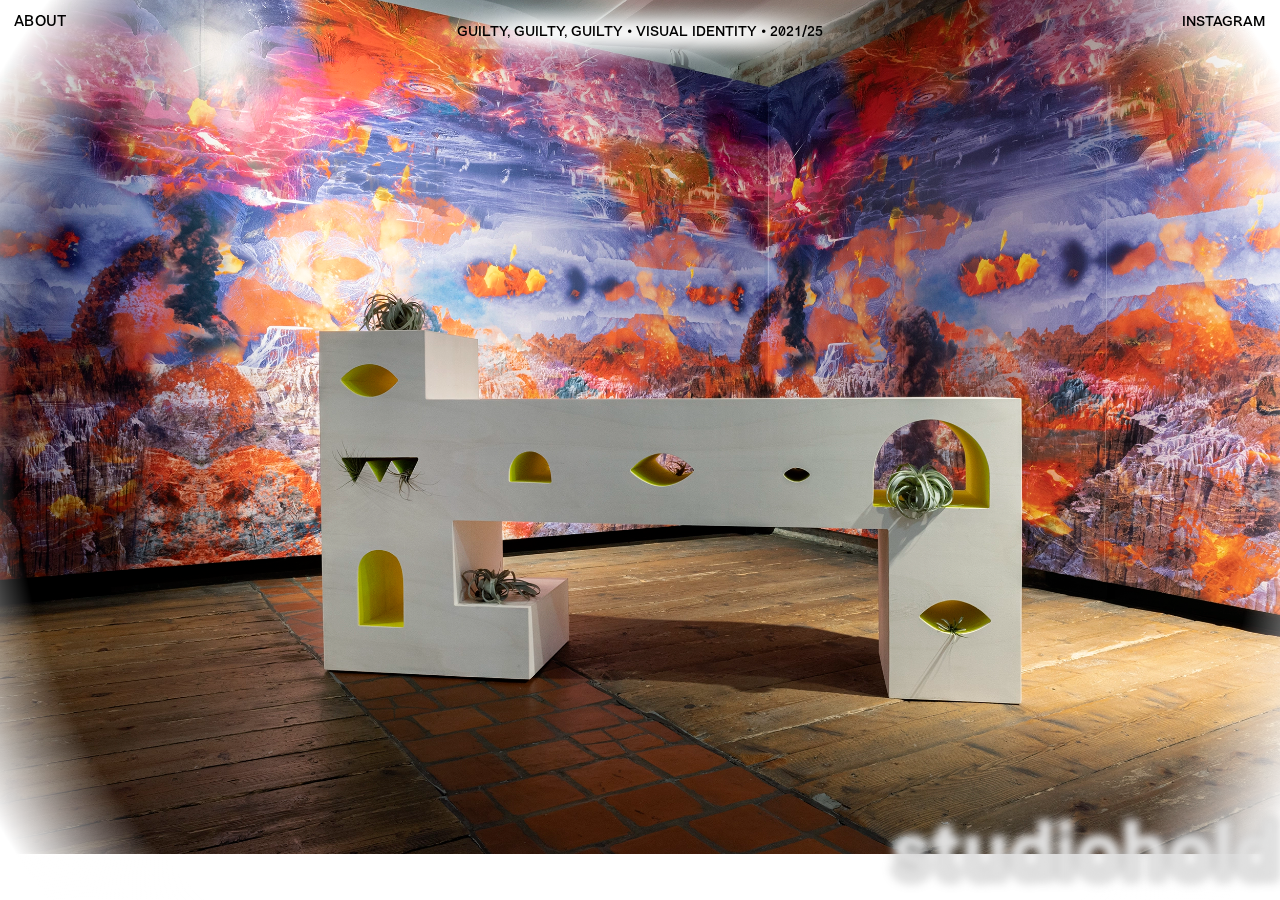
<file: page1.html>
<!DOCTYPE html>
<html lang="en">
<head>
  <meta charset="UTF-8">
  <meta name="viewport" content="width=device-width, initial-scale=1.0">
  <title>home</title>
  <link rel="stylesheet" href="project.css">

  <style>

.overlay {
  position: fixed;
    height: 100vh;
    width: 100vw;
    background-image: radial-gradient(circle, 
        rgba(252, 248, 244, 0) 80%,  
        rgba(255, 255, 255, 0.7) 90%, 
        rgb(255, 255, 255) 95%);
    background-size: cover;
    background-attachment: fixed;
    z-index: 900;
    pointer-events: none;
  }

  /* Disable any default fixed background layer if it exists */
  .page-fixed-bg-container {
    display: none !important;
  }

    @font-face {
      font-family: v;
      src: url(v.otf);
    }

    @font-face {
      font-family: vbold;
      src: url(vbold.otf);
    }
  </style>
</head>
<body>
  <header>
    <a href="about.html" class="nav-btn">ABOUT</a>
    <a href="https://www.instagram.com/studio__hold/" class="nav-btn">INSTAGRAM</a>
  </header>

  <div class="overlay"></div>

  <div class="main page">
    <div class="photo-container">
      <a href="page1.html"><img src="photos/p1.webp" alt="Image 1"></a>
      <div class="overlay-text">Guilty, guilty, guilty • Visual identity • 2021/25</div>
    </div>
</div>

  <footer>
    <h1>studio</h1>
    <h1>hold</h1>
  </footer>

</body>
</html>
</file>
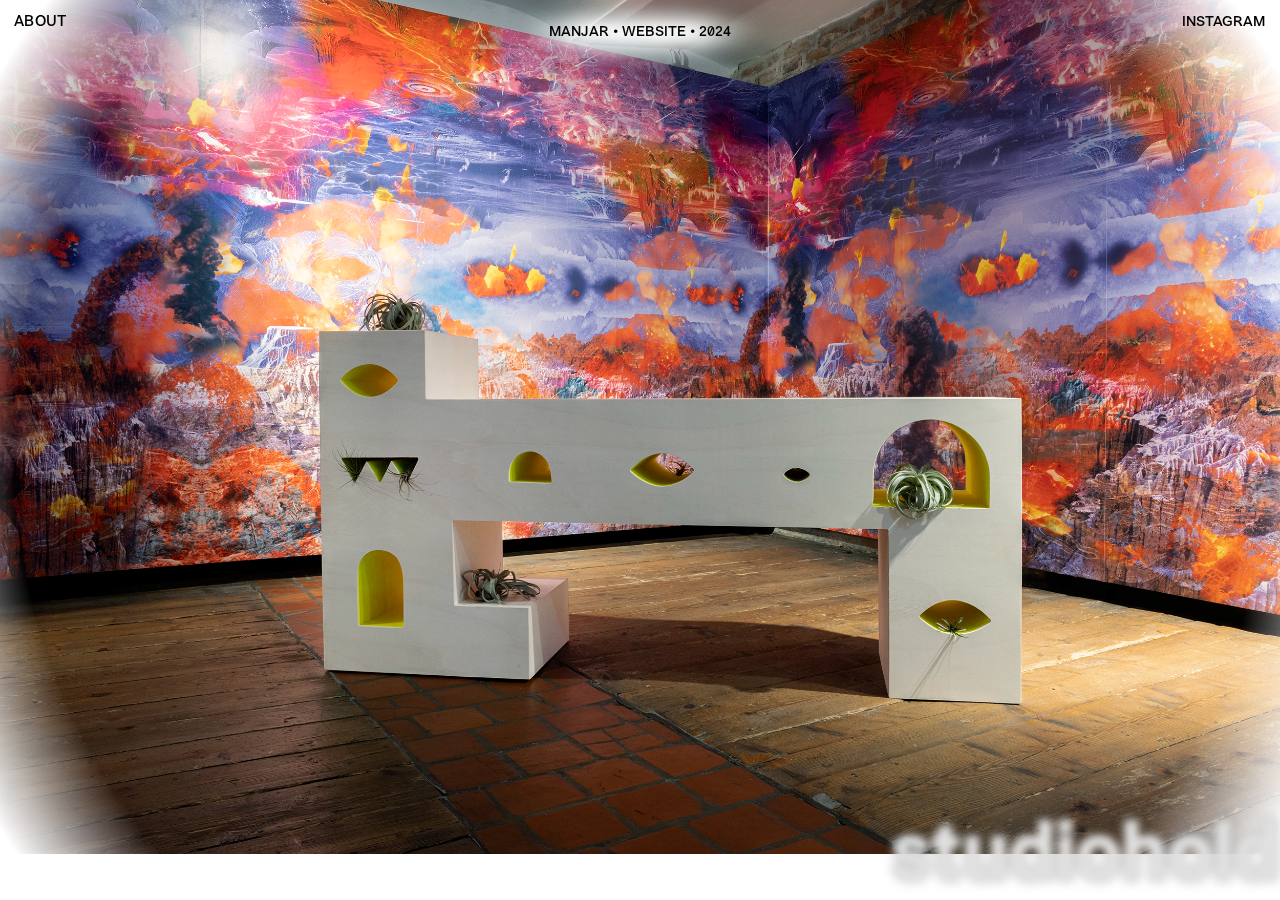
<file: page10.html>
<!DOCTYPE html>
<html lang="en">
<head>
  <meta charset="UTF-8">
  <meta name="viewport" content="width=device-width, initial-scale=1.0">
  <title>home</title>
  <link rel="stylesheet" href="project.css">

  <style>

.overlay {
  position: fixed;
    height: 100vh;
    width: 100vw;
    background-image: radial-gradient(circle, 
        rgba(252, 248, 244, 0) 80%,  
        rgba(255, 255, 255, 0.7) 90%, 
        rgb(255, 255, 255) 95%);
    background-size: cover;
    background-attachment: fixed;
    z-index: 900;
    pointer-events: none;
  }

  /* Disable any default fixed background layer if it exists */
  .page-fixed-bg-container {
    display: none !important;
  }

    @font-face {
      font-family: v;
      src: url(v.otf);
    }

    @font-face {
      font-family: vbold;
      src: url(vbold.otf);
    }
  </style>
</head>
<body>
  <header>
    <a href="about.html" class="nav-btn">ABOUT</a>
    <a href="https://www.instagram.com/studio__hold/" class="nav-btn">INSTAGRAM</a>
  </header>

  <div class="overlay"></div>

  <div class="main page">
    <div class="photo-container">
      <img src="photos/p1.webp" alt="Image 1">
      <div class="overlay-text">Manjar • Website • 2024</div>
  </div>
  
    </div>

  <footer>
    <h1>studio</h1>
    <h1>hold</h1>
  </footer>

</body>
</html>
</file>
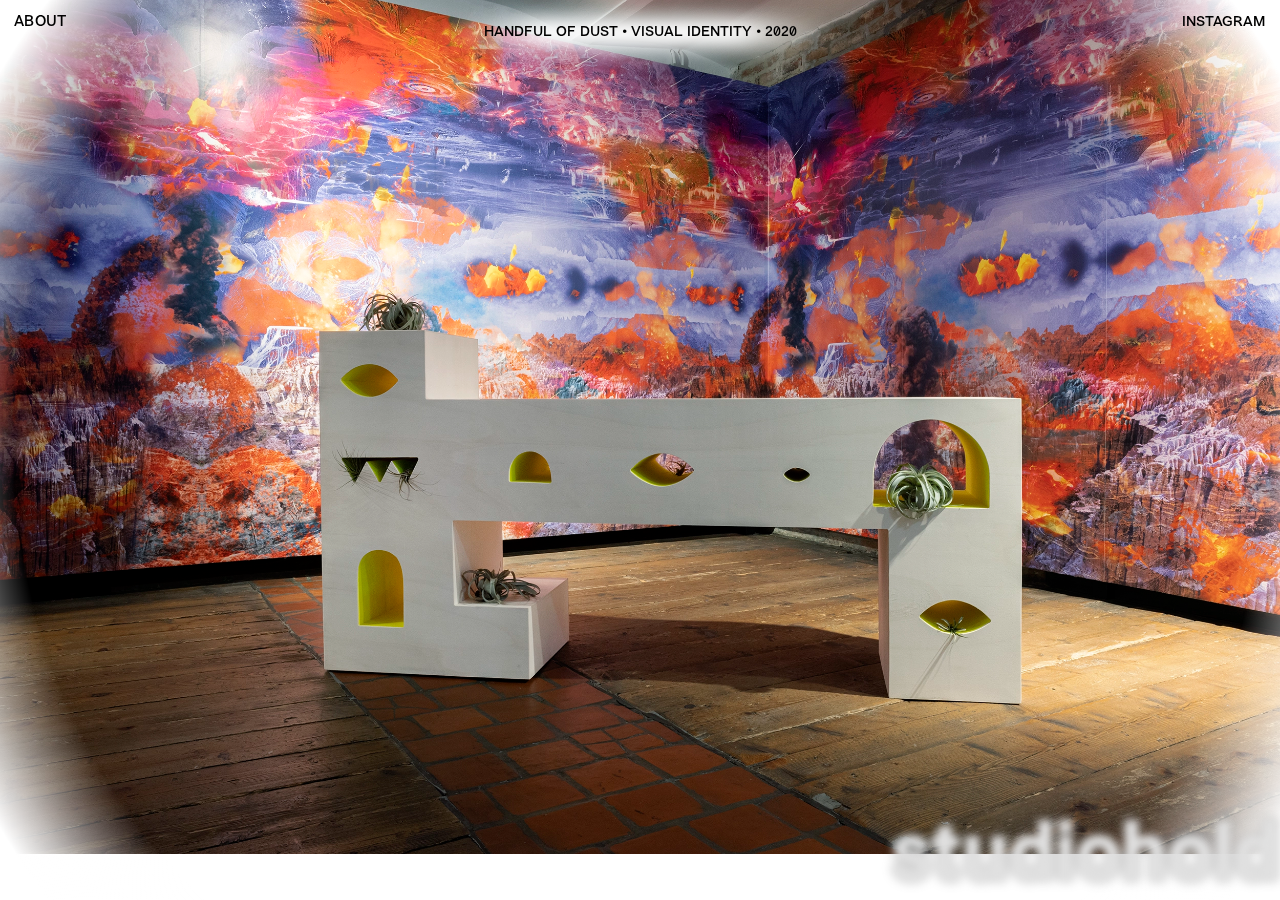
<file: page11.html>
<!DOCTYPE html>
<html lang="en">
<head>
  <meta charset="UTF-8">
  <meta name="viewport" content="width=device-width, initial-scale=1.0">
  <title>home</title>
  <link rel="stylesheet" href="project.css">

  <style>

.overlay {
  position: fixed;
    height: 100vh;
    width: 100vw;
    background-image: radial-gradient(circle, 
        rgba(252, 248, 244, 0) 80%,  
        rgba(255, 255, 255, 0.7) 90%, 
        rgb(255, 255, 255) 95%);
    background-size: cover;
    background-attachment: fixed;
    z-index: 900;
    pointer-events: none;
  }

  /* Disable any default fixed background layer if it exists */
  .page-fixed-bg-container {
    display: none !important;
  }

    @font-face {
      font-family: v;
      src: url(v.otf);
    }

    @font-face {
      font-family: vbold;
      src: url(vbold.otf);
    }
  </style>
</head>
<body>
  <header>
    <a href="about.html" class="nav-btn">ABOUT</a>
    <a href="https://www.instagram.com/studio__hold/" class="nav-btn">INSTAGRAM</a>
  </header>

  <div class="overlay"></div>

  <div class="main page">
    <div class="photo-container">
      <img src="photos/p1.webp" alt="Image 1">
      <div class="overlay-text">Handful of Dust • Visual Identity • 2020</div>
  </div>
  
    </div>

  <footer>
    <h1>studio</h1>
    <h1>hold</h1>
  </footer>

</body>
</html>
</file>
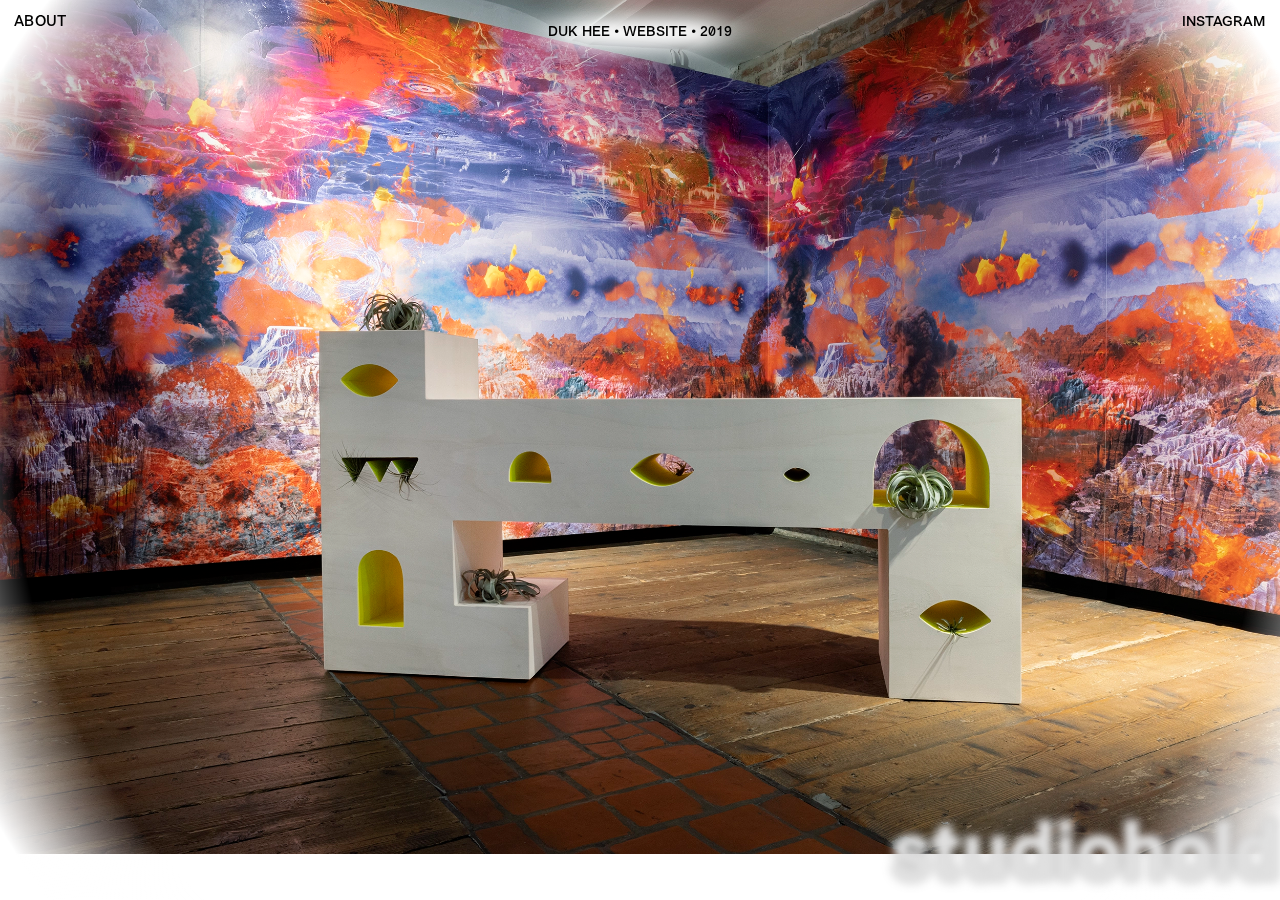
<file: page12.html>
<!DOCTYPE html>
<html lang="en">
<head>
  <meta charset="UTF-8">
  <meta name="viewport" content="width=device-width, initial-scale=1.0">
  <title>home</title>
  <link rel="stylesheet" href="project.css">

  <style>

.overlay {
  position: fixed;
    height: 100vh;
    width: 100vw;
    background-image: radial-gradient(circle, 
        rgba(252, 248, 244, 0) 80%,  
        rgba(255, 255, 255, 0.7) 90%, 
        rgb(255, 255, 255) 95%);
    background-size: cover;
    background-attachment: fixed;
    z-index: 900;
    pointer-events: none;
  }

  /* Disable any default fixed background layer if it exists */
  .page-fixed-bg-container {
    display: none !important;
  }

    @font-face {
      font-family: v;
      src: url(v.otf);
    }

    @font-face {
      font-family: vbold;
      src: url(vbold.otf);
    }
  </style>
</head>
<body>
  <header>
    <a href="about.html" class="nav-btn">ABOUT</a>
    <a href="https://www.instagram.com/studio__hold/" class="nav-btn">INSTAGRAM</a>
  </header>

  <div class="overlay"></div>

  <div class="main page">
    <div class="photo-container">
      <img src="photos/p1.webp" alt="Image 1">
      <div class="overlay-text">Duk Hee • Website • 2019</div>
  </div>
  
    </div>

  <footer>
    <h1>studio</h1>
    <h1>hold</h1>
  </footer>

</body>
</html>
</file>
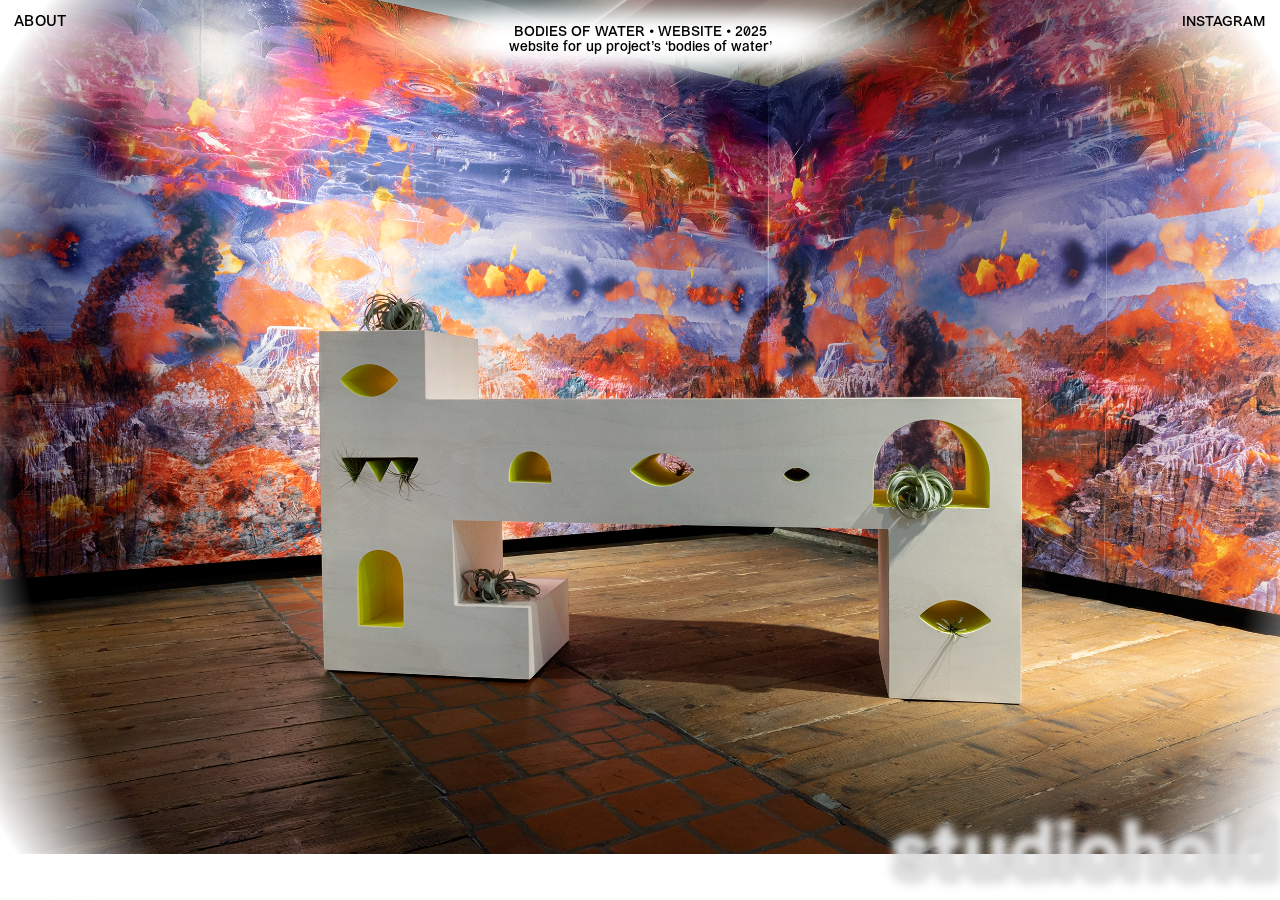
<file: page2.html>
<!DOCTYPE html>
<html lang="en">
<head>
  <meta charset="UTF-8">
  <meta name="viewport" content="width=device-width, initial-scale=1.0">
  <title>home</title>
  <link rel="stylesheet" href="project.css">

  <style>

.overlay {
  position: fixed;
    height: 100vh;
    width: 100vw;
    background-image: radial-gradient(circle, 
        rgba(252, 248, 244, 0) 80%,  
        rgba(255, 255, 255, 0.7) 90%, 
        rgb(255, 255, 255) 95%);
    background-size: cover;
    background-attachment: fixed;
    z-index: 900;
    pointer-events: none;
  }

  /* Disable any default fixed background layer if it exists */
  .page-fixed-bg-container {
    display: none !important;
  }

    @font-face {
      font-family: v;
      src: url(v.otf);
    }

    @font-face {
      font-family: vbold;
      src: url(vbold.otf);
    }
  </style>
</head>
<body>
  <header>
    <a href="about.html" class="nav-btn">ABOUT</a>
    <a href="https://www.instagram.com/studio__hold/" class="nav-btn">INSTAGRAM</a>
  </header>

  <div class="overlay"></div>

  <div class="main page">
    <div class="photo-container">
      <img src="photos/p1.webp" alt="Image 1">
      <div class="overlay-text">Bodies of Water • Website • 2025  <br> <div class="proj-descr"> Website for UP Project’s ‘Bodies of Water’  </div></div>
  </div>
  
    </div>

  <footer>
    <h1>studio</h1>
    <h1>hold</h1>
  </footer>

</body>
</html>
</file>
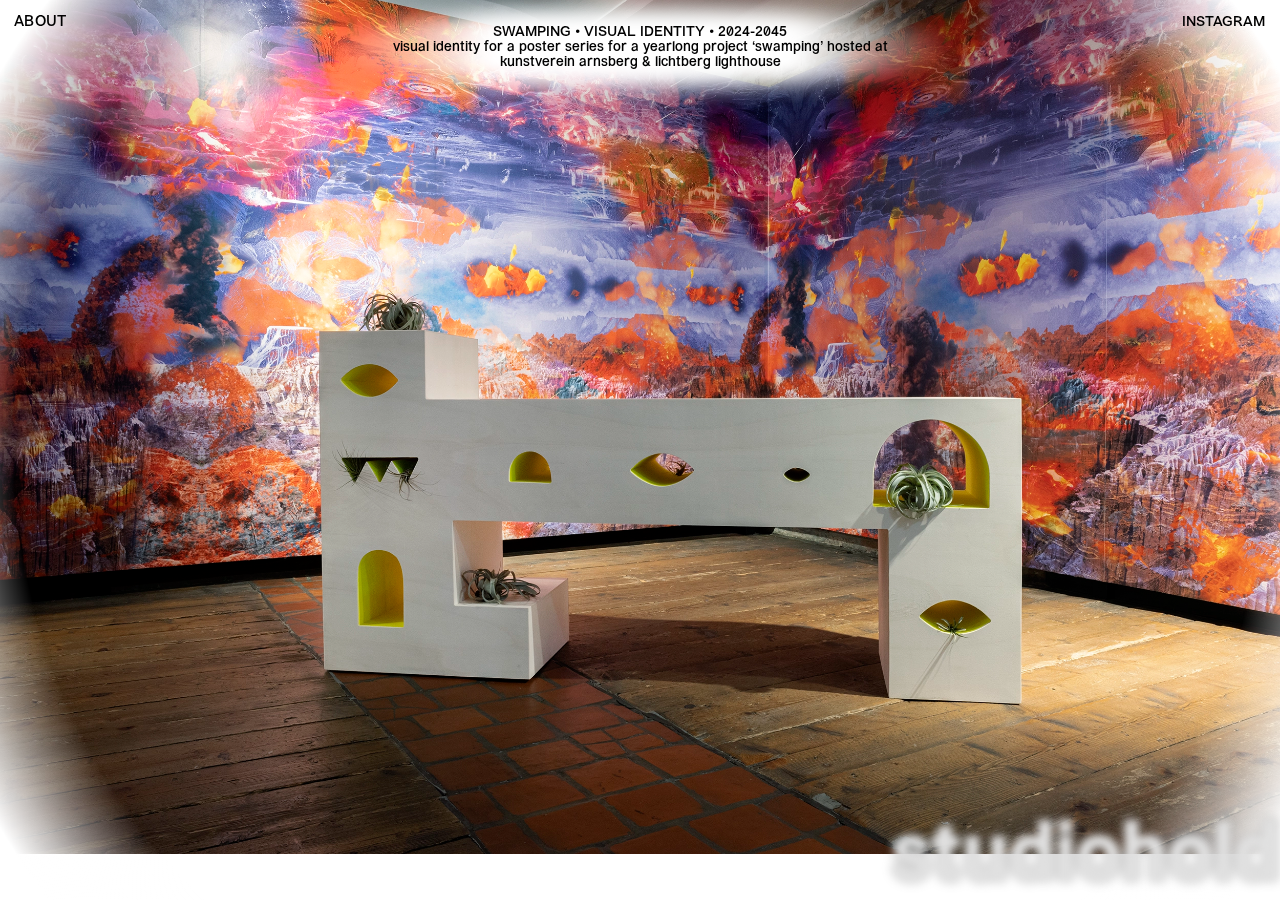
<file: page3.html>
<!DOCTYPE html>
<html lang="en">
<head>
  <meta charset="UTF-8">
  <meta name="viewport" content="width=device-width, initial-scale=1.0">
  <title>home</title>
  <link rel="stylesheet" href="project.css">

  <style>

.overlay {
  position: fixed;
    height: 100vh;
    width: 100vw;
    background-image: radial-gradient(circle, 
        rgba(252, 248, 244, 0) 80%,  
        rgba(255, 255, 255, 0.7) 90%, 
        rgb(255, 255, 255) 95%);
    background-size: cover;
    background-attachment: fixed;
    z-index: 900;
    pointer-events: none;
  }

  /* Disable any default fixed background layer if it exists */
  .page-fixed-bg-container {
    display: none !important;
  }

    @font-face {
      font-family: v;
      src: url(v.otf);
    }

    @font-face {
      font-family: vbold;
      src: url(vbold.otf);
    }
  </style>
</head>
<body>
  <header>
    <a href="about.html" class="nav-btn">ABOUT</a>
    <a href="https://www.instagram.com/studio__hold/" class="nav-btn">INSTAGRAM</a>
  </header>

  <div class="overlay"></div>

  <div class="main page">
    <div class="photo-container">
      <img src="photos/p1.webp" alt="Image 1">
      <div class="overlay-text">Swamping • Visual Identity • 2024-2045 <br> <div class="proj-descr">  Visual identity for a poster series for a yearlong project ‘Swamping’ hosted at Kunstverein Arnsberg & Lichtberg Lighthouse  </div></div>
  </div>
  
    </div>

  <footer>
    <h1>studio</h1>
    <h1>hold</h1>
  </footer>

</body>
</html>
</file>
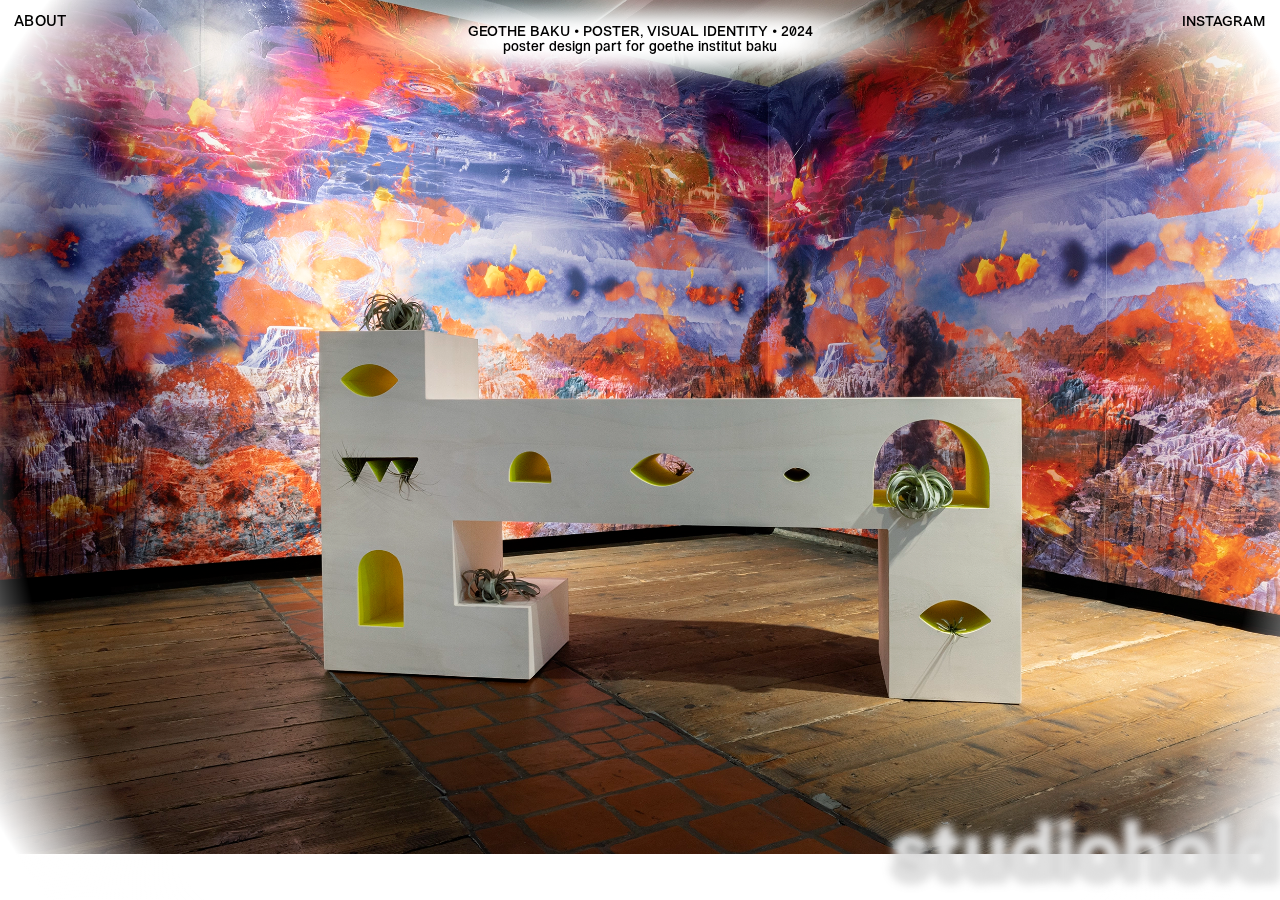
<file: page4.html>
<!DOCTYPE html>
<html lang="en">
<head>
  <meta charset="UTF-8">
  <meta name="viewport" content="width=device-width, initial-scale=1.0">
  <title>home</title>
  <link rel="stylesheet" href="project.css">

  <style>

.overlay {
  position: fixed;
    height: 100vh;
    width: 100vw;
    background-image: radial-gradient(circle, 
        rgba(252, 248, 244, 0) 80%,  
        rgba(255, 255, 255, 0.7) 90%, 
        rgb(255, 255, 255) 95%);
    background-size: cover;
    background-attachment: fixed;
    z-index: 900;
    pointer-events: none;
  }

  /* Disable any default fixed background layer if it exists */
  .page-fixed-bg-container {
    display: none !important;
  }

    @font-face {
      font-family: v;
      src: url(v.otf);
    }

    @font-face {
      font-family: vbold;
      src: url(vbold.otf);
    }
  </style>
</head>
<body>
  <header>
    <a href="about.html" class="nav-btn">ABOUT</a>
    <a href="https://www.instagram.com/studio__hold/" class="nav-btn">INSTAGRAM</a>
  </header>

  <div class="overlay"></div>

  <div class="main page">
    <div class="photo-container">
      <img src="photos/p1.webp" alt="Image 1">
      <div class="overlay-text">Geothe Baku • Poster, Visual Identity • 2024 <br> <div class="proj-descr"> Poster design part for Goethe Institut Baku </div></div>
  </div>
  
    </div>

  <footer>
    <h1>studio</h1>
    <h1>hold</h1>
  </footer>

</body>
</html>
</file>
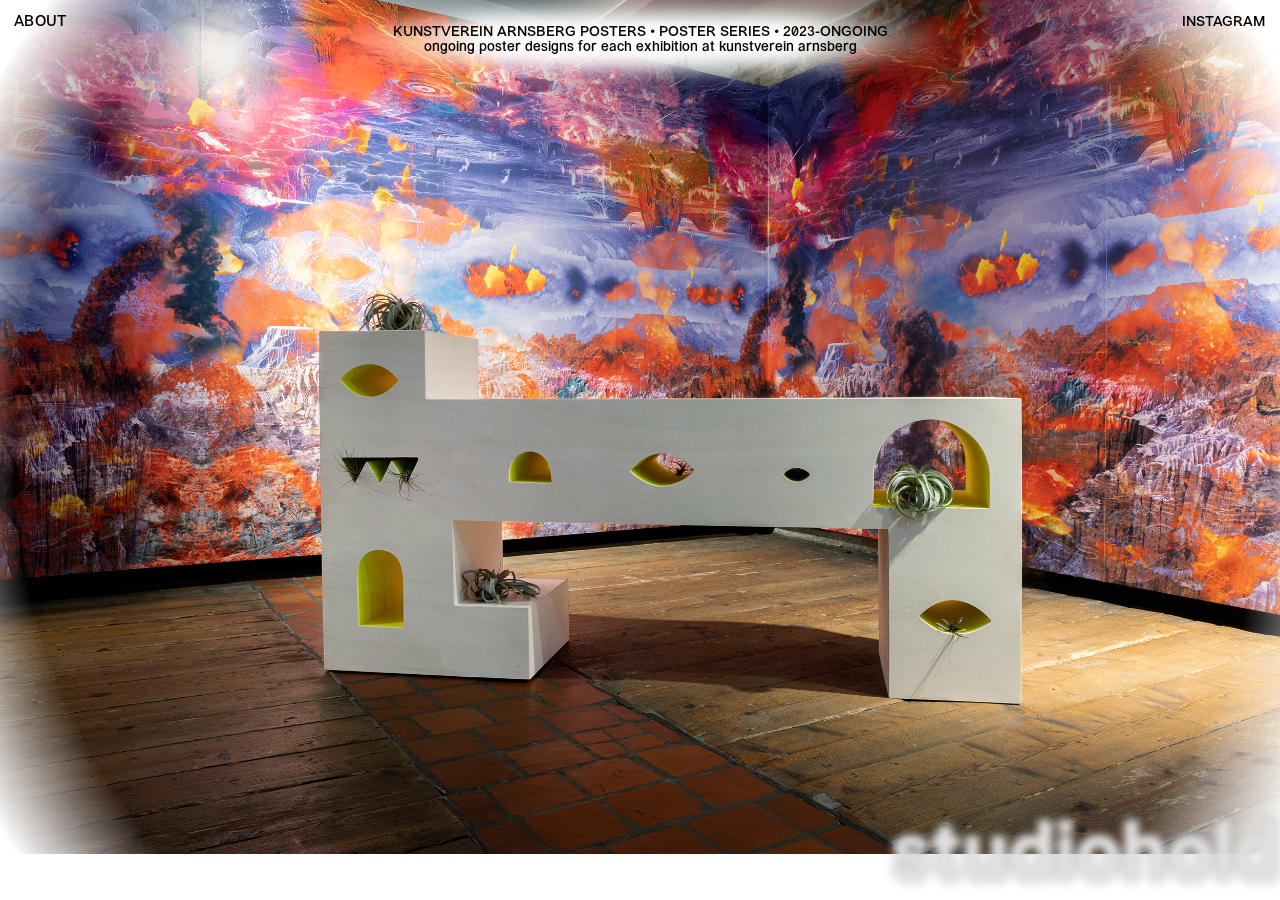
<file: page5.html>
<!DOCTYPE html>
<html lang="en">
<head>
  <meta charset="UTF-8">
  <meta name="viewport" content="width=device-width, initial-scale=1.0">
  <title>home</title>
  <link rel="stylesheet" href="project.css">

  <style>

.overlay {
  position: fixed;
    height: 100vh;
    width: 100vw;
    background-image: radial-gradient(circle, 
        rgba(252, 248, 244, 0) 80%,  
        rgba(255, 255, 255, 0.7) 90%, 
        rgb(255, 255, 255) 95%);
    background-size: cover;
    background-attachment: fixed;
    z-index: 900;
    pointer-events: none;
  }

  /* Disable any default fixed background layer if it exists */
  .page-fixed-bg-container {
    display: none !important;
  }

    @font-face {
      font-family: v;
      src: url(v.otf);
    }

    @font-face {
      font-family: vbold;
      src: url(vbold.otf);
    }
  </style>
</head>
<body>
  <header>
    <a href="about.html" class="nav-btn">ABOUT</a>
    <a href="https://www.instagram.com/studio__hold/" class="nav-btn">INSTAGRAM</a>
  </header>

  <div class="overlay"></div>

  <div class="main page">
    <div class="photo-container">
      <img src="photos/p1.webp" alt="Image 1">
      <div class="overlay-text">Kunstverein Arnsberg Posters • Poster Series • 2023-ongoing<br> <div class="proj-descr"> Ongoing poster designs for each exhibition at Kunstverein Arnsberg </div></div>
  </div>
  
    </div>

  <footer>
    <h1>studio</h1>
    <h1>hold</h1>
  </footer>

</body>
</html>
</file>
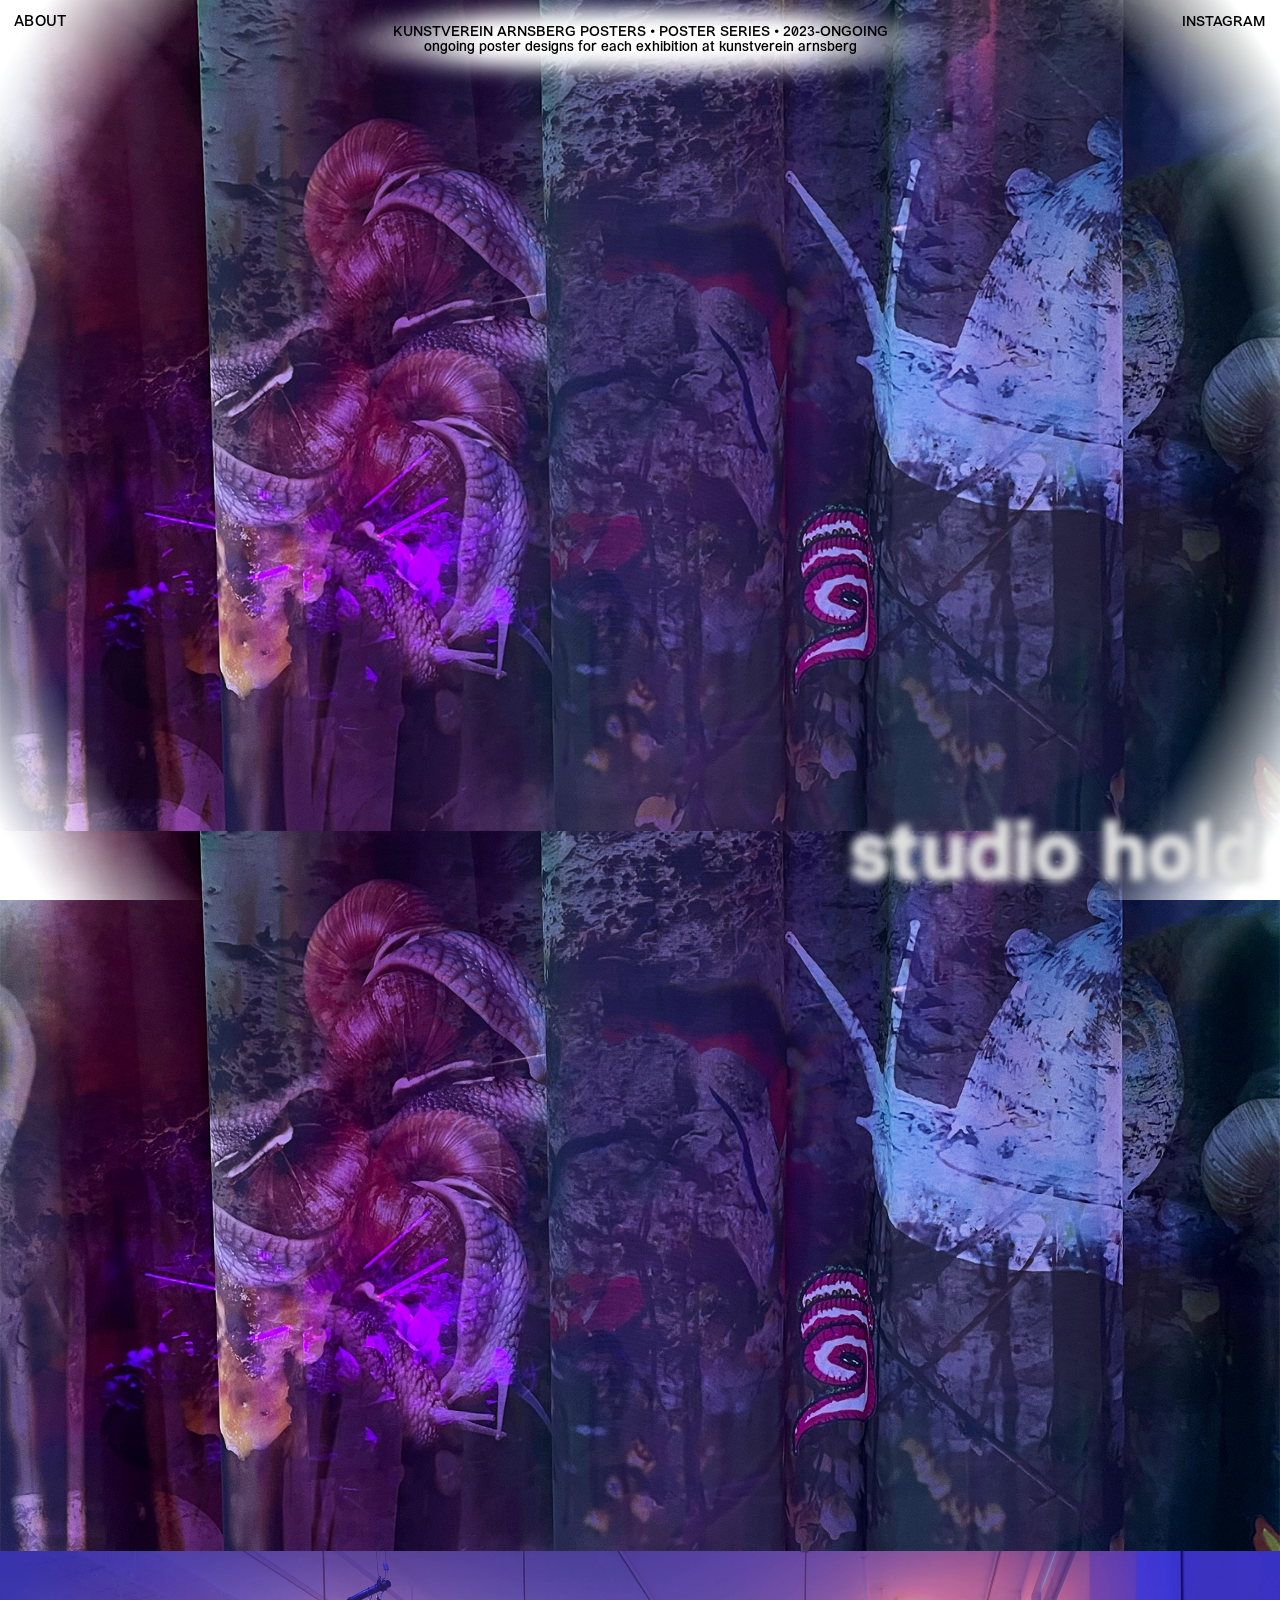
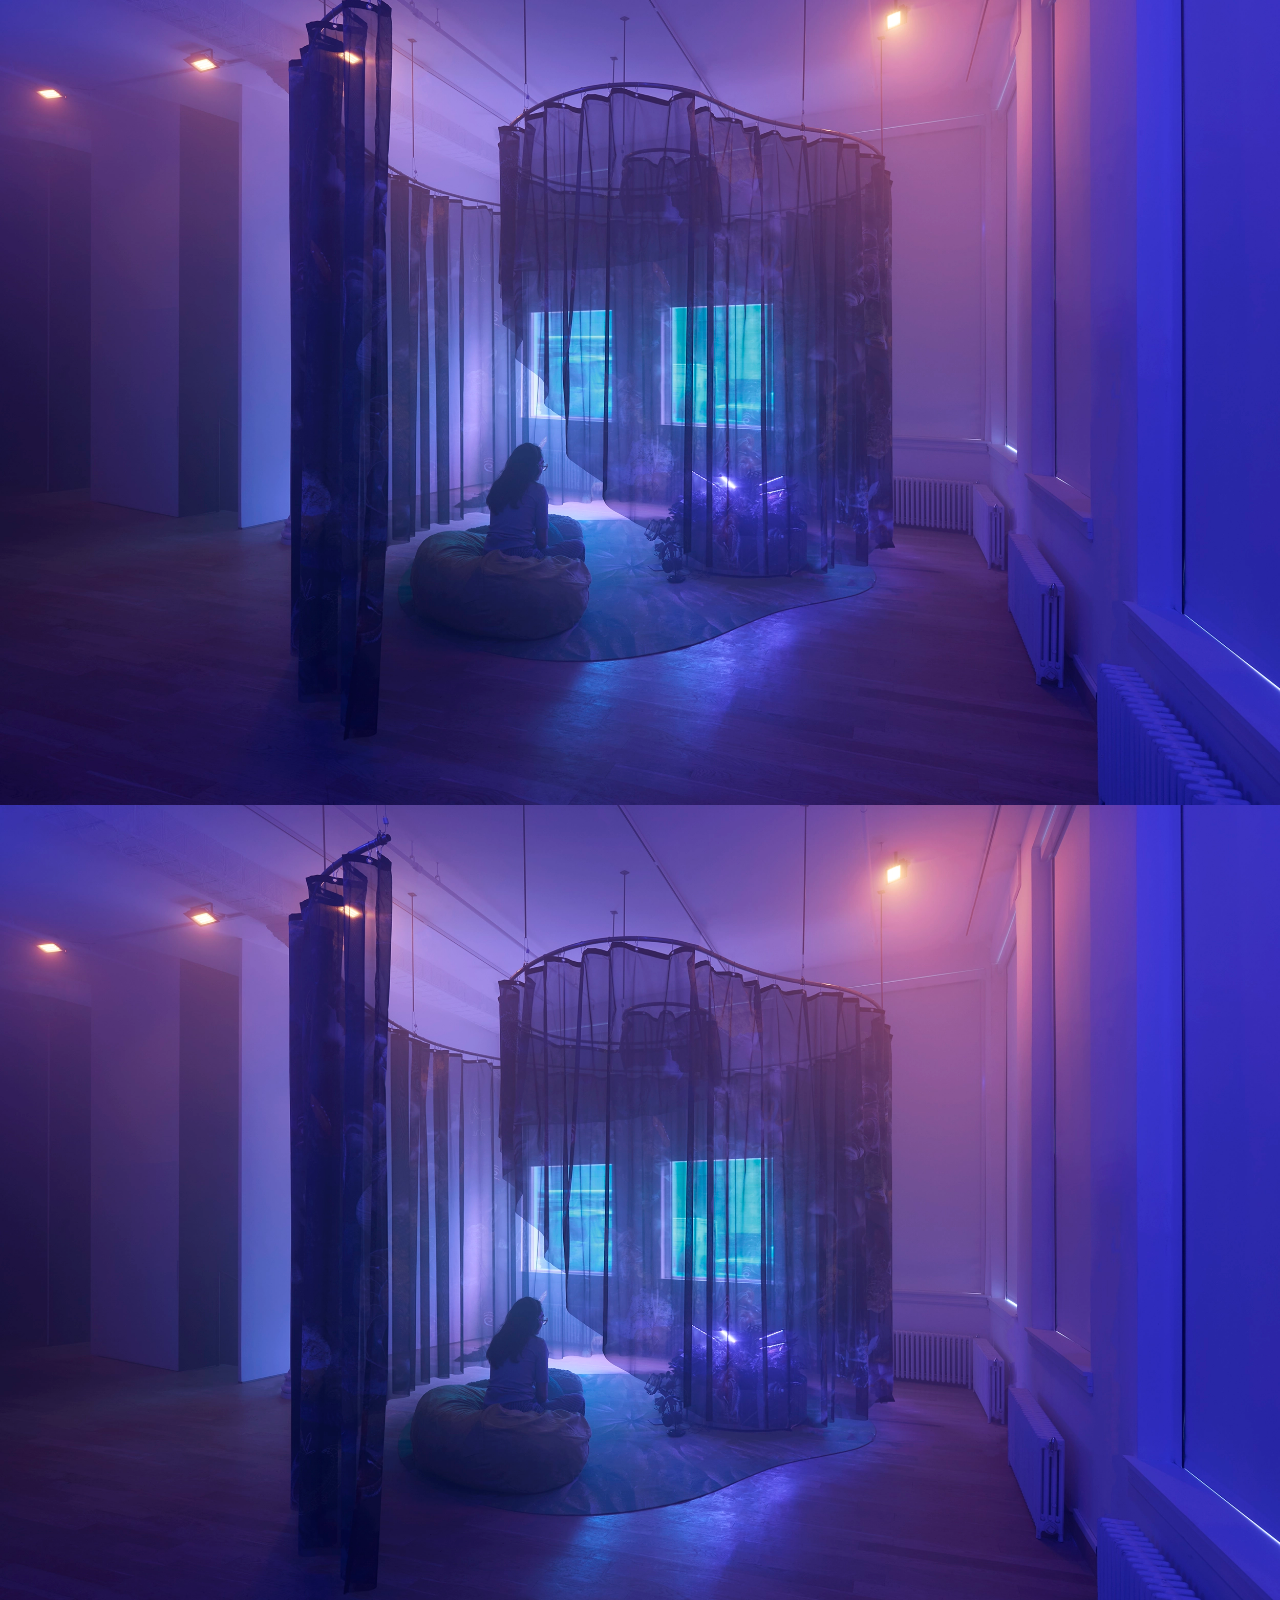
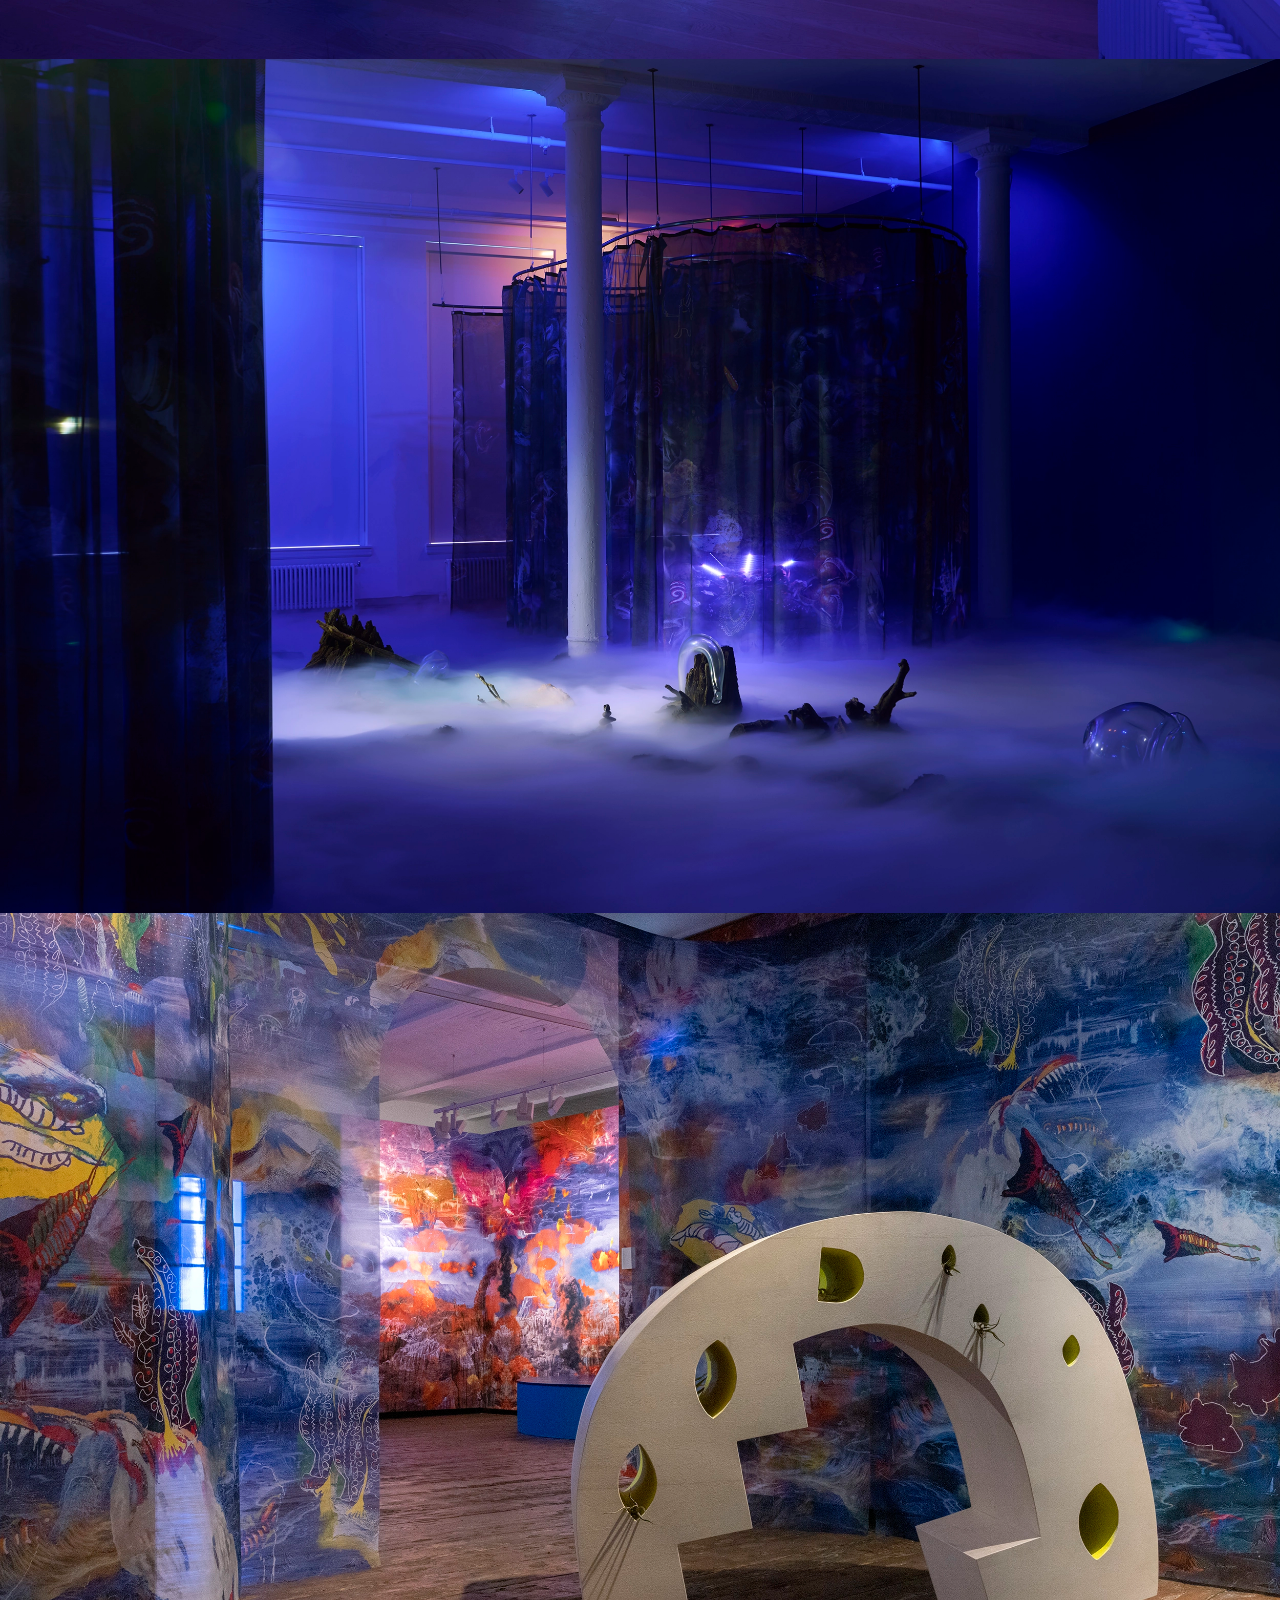
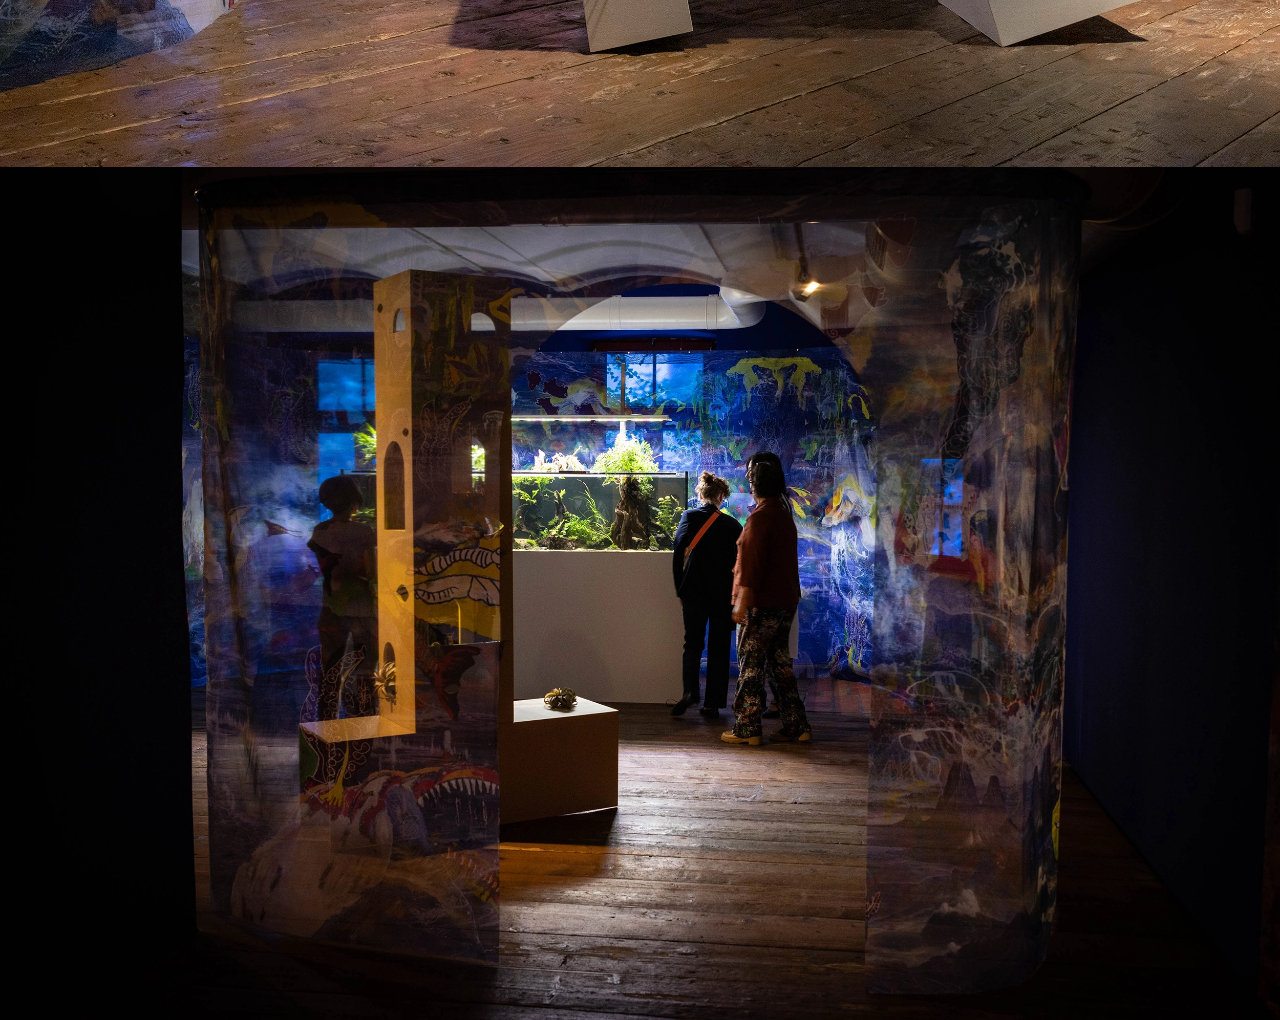
<file: page6.html>
<!DOCTYPE html>
<html lang="en">
<head>
  <meta charset="UTF-8">
  <meta name="viewport" content="width=device-width, initial-scale=1.0">
  <title>home</title>
  <link rel="stylesheet" href="project.css">

  <style>

.overlay {
  position: fixed;
    height: 100vh;
    width: 100vw;
    background-image: radial-gradient(circle, 
        rgba(252, 248, 244, 0) 80%,  
        rgba(255, 255, 255, 0.7) 90%, 
        rgb(255, 255, 255) 95%);
    background-size: cover;
    background-attachment: fixed;
    z-index: 900;
    pointer-events: none;
  }

  /* Disable any default fixed background layer if it exists */
  .page-fixed-bg-container {
    display: none !important;
  }

    @font-face {
      font-family: v;
      src: url(v.otf);
    }

    @font-face {
      font-family: vbold;
      src: url(vbold.otf);
    }
  </style>
</head>
<body>
  <header>
    <a href="about.html" class="nav-btn">ABOUT</a>
    <a href="https://www.instagram.com/studio__hold/" class="nav-btn">INSTAGRAM</a>
  </header>

  <div class="overlay"></div>

  <div class="main page">
    <div class="photo-container">
      <img src="photos/textiles/0_Textiles_1512-982.webp" alt="Image 1">
      <img src="photos/textiles/0_Textiles_1920-1080.webp" alt="Image 1">
      <img src="photos/textiles/1_Textiles-Home.webp" alt="Image 1">
      <img src="photos/textiles/1_Textiles-Home.webp" alt="Image 1">
      <img src="photos/textiles/3_Textiles.webp" alt="Image 1">
      <img src="photos/textiles/4_Textiles.webp" alt="Image 1">
      <img src="photos/textiles/6_Textiles.webp" alt="Image 1">
      <div class="overlay-text">Kunstverein Arnsberg Posters • Poster Series • 2023-ongoing<br> <div class="proj-descr"> Ongoing poster designs for each exhibition at Kunstverein Arnsberg </div></div>
  </div>
  
    </div>

  <footer>
    <a href="index.html" >
        <div class="logo">
    <h1>studio</h1>
    <h1>&nbsp;</h1>
    <h1>hold</h1>
</div>
</a>
  </footer>

</body>
</html>
</file>
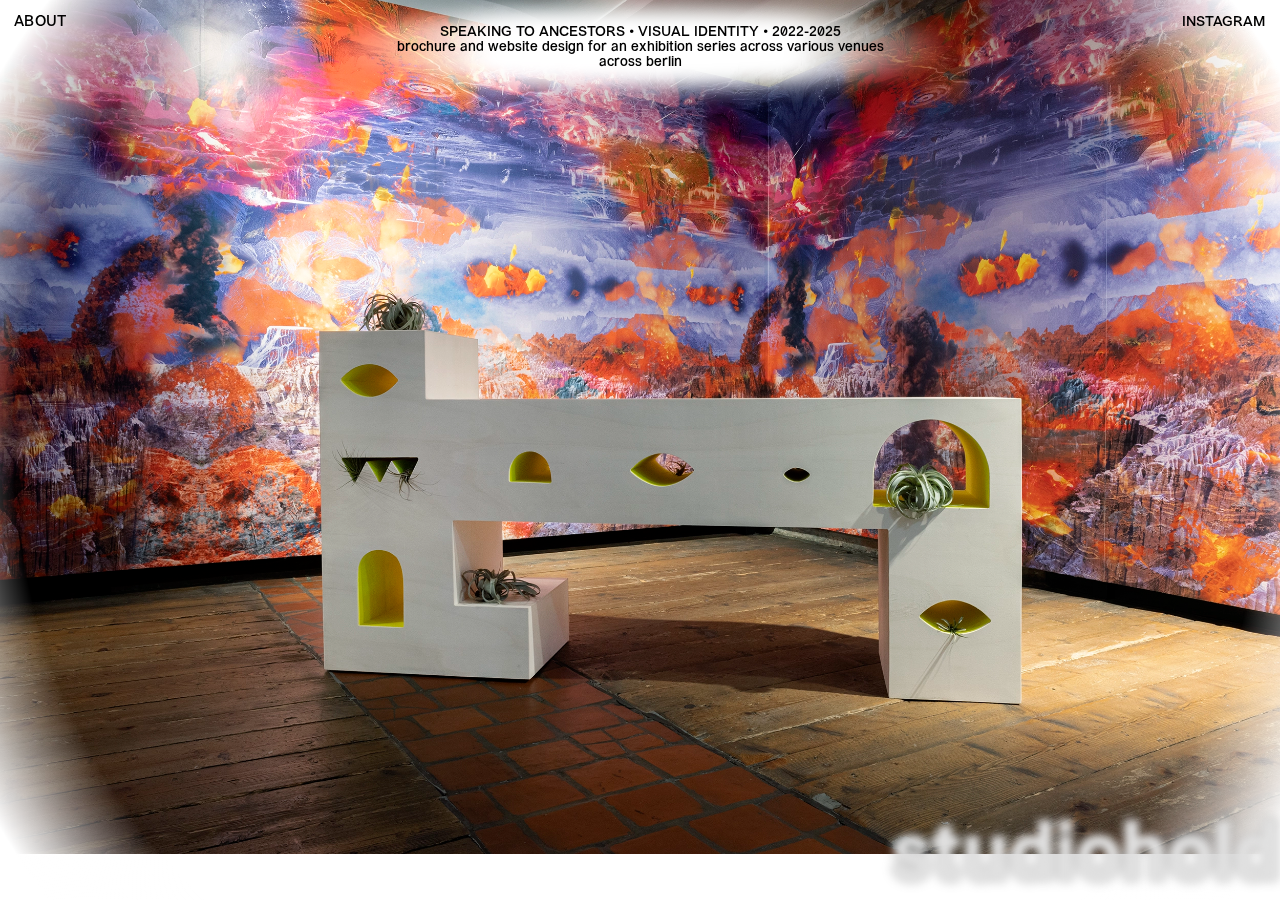
<file: page7.html>
<!DOCTYPE html>
<html lang="en">
<head>
  <meta charset="UTF-8">
  <meta name="viewport" content="width=device-width, initial-scale=1.0">
  <title>home</title>
  <link rel="stylesheet" href="project.css">

  <style>

.overlay {
  position: fixed;
    height: 100vh;
    width: 100vw;
    background-image: radial-gradient(circle, 
        rgba(252, 248, 244, 0) 80%,  
        rgba(255, 255, 255, 0.7) 90%, 
        rgb(255, 255, 255) 95%);
    background-size: cover;
    background-attachment: fixed;
    z-index: 900;
    pointer-events: none;
  }

  /* Disable any default fixed background layer if it exists */
  .page-fixed-bg-container {
    display: none !important;
  }

    @font-face {
      font-family: v;
      src: url(v.otf);
    }

    @font-face {
      font-family: vbold;
      src: url(vbold.otf);
    }
  </style>
</head>
<body>
  <header>
    <a href="about.html" class="nav-btn">ABOUT</a>
    <a href="https://www.instagram.com/studio__hold/" class="nav-btn">INSTAGRAM</a>
  </header>

  <div class="overlay"></div>

  <div class="main page">
    <div class="photo-container">
      <img src="photos/p1.webp" alt="Image 1">
      <div class="overlay-text">Speaking to Ancestors • Visual Identity • 2022-2025<br> <div class="proj-descr"> Brochure and website design for an exhibition series across various venues across Berlin </div></div>
  </div>
  
    </div>

  <footer>
    <h1>studio</h1>
    <h1>hold</h1>
  </footer>

</body>
</html>
</file>
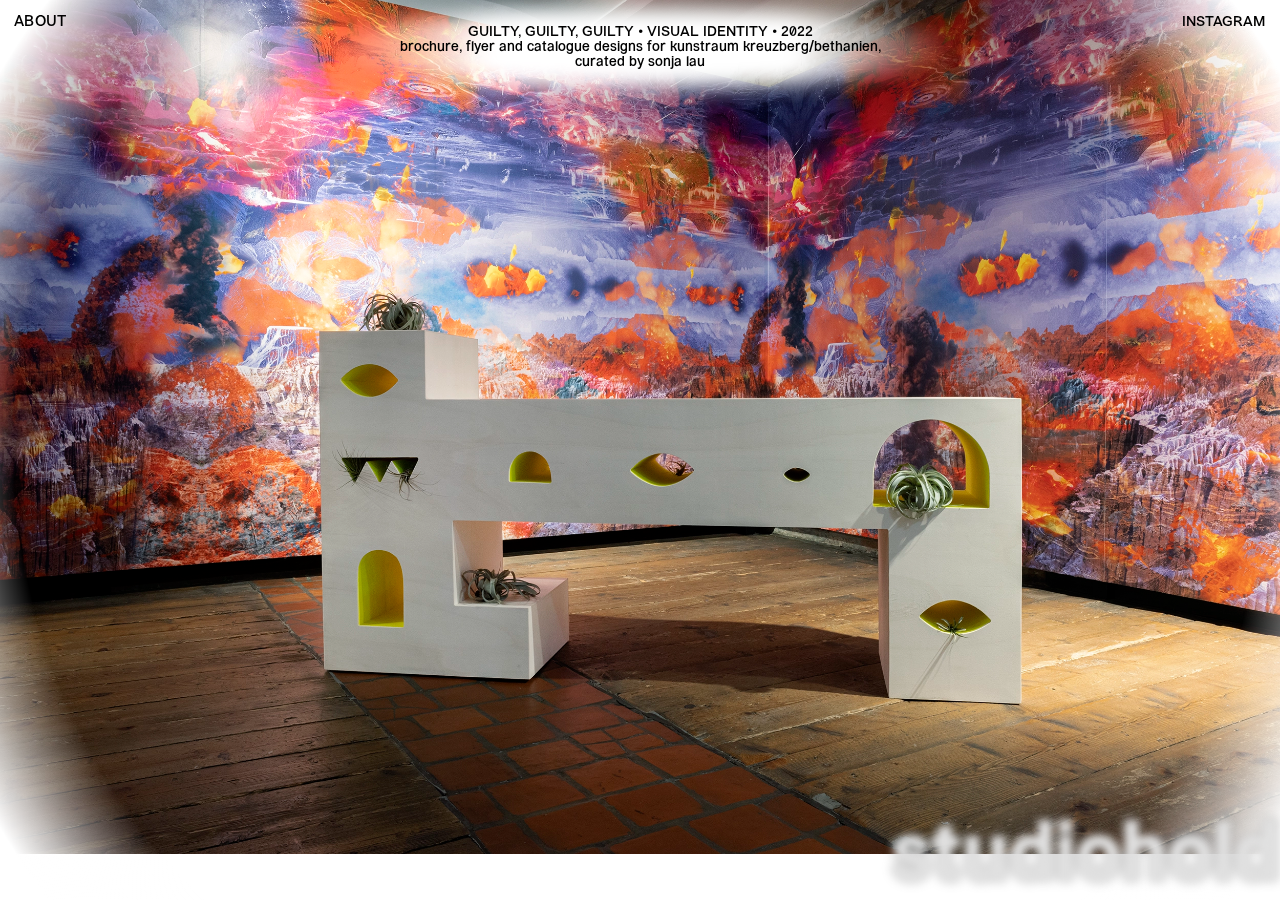
<file: page8.html>
<!DOCTYPE html>
<html lang="en">
<head>
  <meta charset="UTF-8">
  <meta name="viewport" content="width=device-width, initial-scale=1.0">
  <title>home</title>
  <link rel="stylesheet" href="project.css">

  <style>

.overlay {
  position: fixed;
    height: 100vh;
    width: 100vw;
    background-image: radial-gradient(circle, 
        rgba(252, 248, 244, 0) 80%,  
        rgba(255, 255, 255, 0.7) 90%, 
        rgb(255, 255, 255) 95%);
    background-size: cover;
    background-attachment: fixed;
    z-index: 900;
    pointer-events: none;
  }

  /* Disable any default fixed background layer if it exists */
  .page-fixed-bg-container {
    display: none !important;
  }

    @font-face {
      font-family: v;
      src: url(v.otf);
    }

    @font-face {
      font-family: vbold;
      src: url(vbold.otf);
    }
  </style>
</head>
<body>
  <header>
    <a href="about.html" class="nav-btn">ABOUT</a>
    <a href="https://www.instagram.com/studio__hold/" class="nav-btn">INSTAGRAM</a>
  </header>

  <div class="overlay"></div>

  <div class="main page">
    <div class="photo-container">
      <img src="photos/p1.webp" alt="Image 1">
      <div class="overlay-text">Guilty, guilty, guilty • Visual Identity • 2022<br> <div class="proj-descr"> Brochure, flyer and catalogue designs for Kunstraum Kreuzberg/Bethanien, curated by Sonja Lau </div></div>
  </div>
  
    </div>

  <footer>
    <h1>studio</h1>
    <h1>hold</h1>
  </footer>

</body>
</html>
</file>
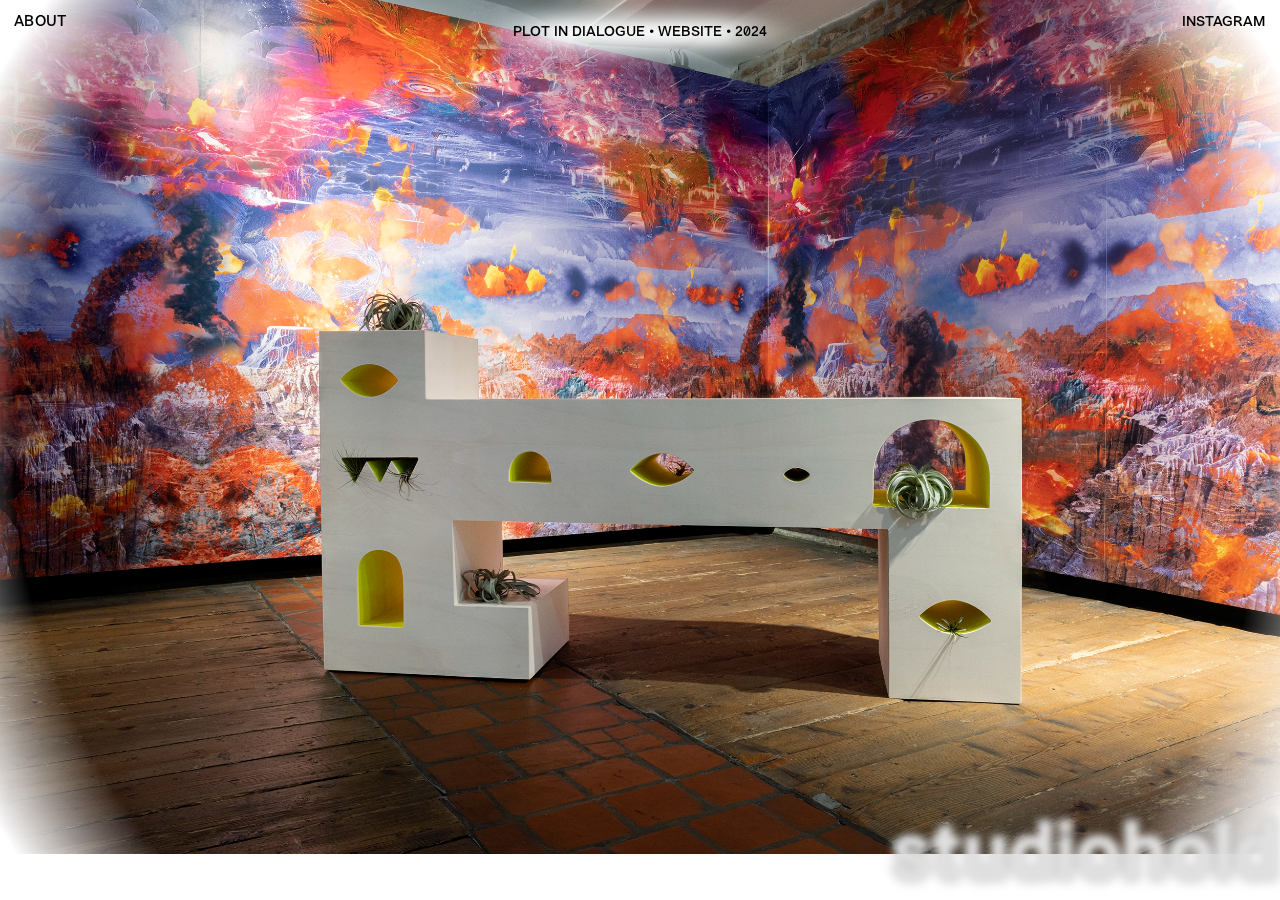
<file: page9.html>
<!DOCTYPE html>
<html lang="en">
<head>
  <meta charset="UTF-8">
  <meta name="viewport" content="width=device-width, initial-scale=1.0">
  <title>home</title>
  <link rel="stylesheet" href="project.css">

  <style>

.overlay {
  position: fixed;
    height: 100vh;
    width: 100vw;
    background-image: radial-gradient(circle, 
        rgba(252, 248, 244, 0) 80%,  
        rgba(255, 255, 255, 0.7) 90%, 
        rgb(255, 255, 255) 95%);
    background-size: cover;
    background-attachment: fixed;
    z-index: 900;
    pointer-events: none;
  }

  /* Disable any default fixed background layer if it exists */
  .page-fixed-bg-container {
    display: none !important;
  }

    @font-face {
      font-family: v;
      src: url(v.otf);
    }

    @font-face {
      font-family: vbold;
      src: url(vbold.otf);
    }
  </style>
</head>
<body>
  <header>
    <a href="about.html" class="nav-btn">ABOUT</a>
    <a href="https://www.instagram.com/studio__hold/" class="nav-btn">INSTAGRAM</a>
  </header>

  <div class="overlay"></div>

  <div class="main page">
    <div class="photo-container">
      <img src="photos/p1.webp" alt="Image 1">
      <div class="overlay-text">Plot in Dialogue • Website • 2024</div>
  </div>
  
    </div>

  <footer>
    <h1>studio</h1>
    <h1>hold</h1>
  </footer>

</body>
</html>
</file>
<file: project.css>
html, body {
    margin: 0;
    padding: 0;
    overflow-x: hidden; /* prevents horizontal scroll */
    font-family: v, 'Times New Roman', Times, serif;
    font-weight: 400;
}

header {
    position:fixed;
    width: 100%;
    display: flex;
    z-index: 1000;
    flex-direction: row;
    justify-content: space-between;
    font-size: 12px;
    color: rgb(0, 0, 0);
}

.main {
    display: flex;
    flex-direction: column;
    width: 100%;
  }
  
  /* Wrapper for each photo + text */
  .photo-container {
    position: relative; /* allows text to overlay image */
    width: 100%;
  }
  
  /* Make images responsive */
  .photo-container img {
    width: 100%;
    height: auto;
    display: block;
  }
  
  /* Overlay text on top of image */
  .overlay-text {
    position: fixed;
    top: 20px;       /* distance from bottom of image */
    left: 50%;    
    transform: translateX(-50%);
    color: rgb(0, 0, 0);
    padding: 5px 10px;
    font-size: 14px;
    border-radius: 5px;
    z-index: 200;
    text-transform: uppercase;
    text-align: center;
  }

  .overlay-text::before {
    content: "";
    position: absolute;
    top: 50%;
    left: 50%;
    width: 120%;                  /* slightly wider than text */
    height: 150%;                  /* controls oval height */
    transform: translate(-50%, -50%);
    border-radius: 50% / 50%;     /* makes an oval */
    background: radial-gradient(circle, 
    rgba(255, 255, 255, 1) 0%, 
    rgba(255, 255, 255, 1) 50%, 
    rgba(215, 207, 200, 0) 100%);
    filter: blur(10px); 
    z-index: -1;                   /* behind the text */
  }
  
footer {
    font-family: vbold;
    position:fixed;
    height: 15%;
    bottom: 0; 
    width: 100%;
    display: flex;
    z-index: 1001;
    flex-direction: row;
    justify-content: flex-end;
    font-size: 40px;
    color:rgb(225, 225, 225);
    filter: blur(4px);
    text-shadow: 0 0 5px rgba(0,0,0,0.5);
}

.nav-btn {
    display: inline-block;
    color: #000000;
    text-decoration: none;      /* remove underline */
    transition: all 0.3s ease;
    font-size: 14px;
    padding: 15px;
  }
  
  .nav-btn:hover {
    transform: scale(1.05);
  }

  .proj-descr {
    text-transform: lowercase;
    width: 500px;
}

a {
  all: unset;
}

.logo {
  position: absolute;
  right:20px;
  display: flex;
  flex-direction: row;
}
</file>
